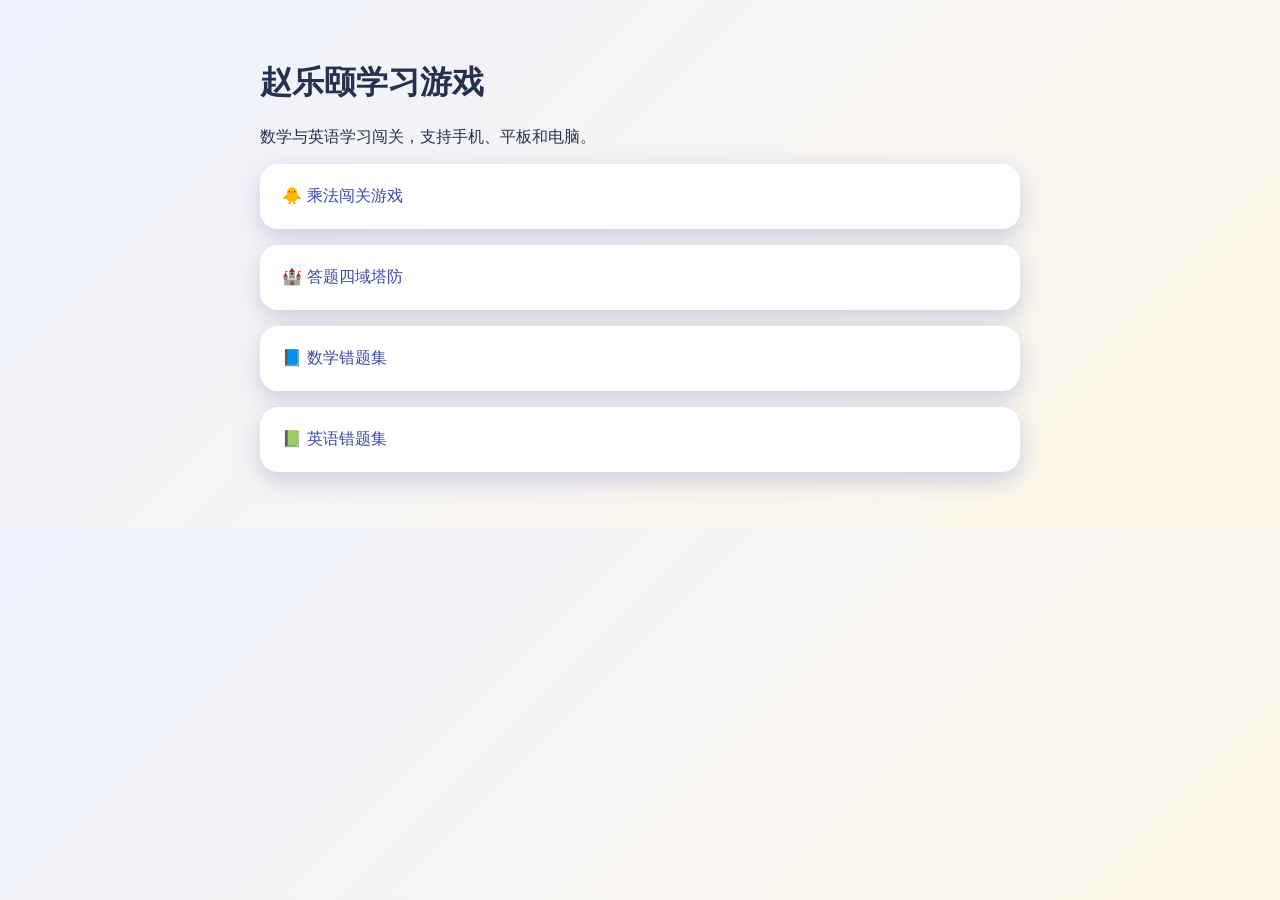
<file: index.html>
<!doctype html><meta charset="utf-8"><meta name="viewport" content="width=device-width,initial-scale=1"><title>赵乐颐学习游戏</title><style>body{font-family:system-ui;background:linear-gradient(135deg,#eef2ff,#fff7e6);margin:0;padding:40px;color:#26314f}main{max-width:760px;margin:auto}a{display:block;padding:22px;margin:16px 0;background:white;border-radius:18px;text-decoration:none;color:#3949ab;box-shadow:0 8px 24px #ccd}</style><main><h1>赵乐颐学习游戏</h1><p>数学与英语学习闯关，支持手机、平板和电脑。</p><a href="multiplication-adventure/">🐥 乘法闯关游戏</a><a href="towerdefense/">🏰 答题四域塔防</a><a href="mistake-sets/math/错题集.md">📘 数学错题集</a><a href="mistake-sets/english/错题集.md">📗 英语错题集</a></main>
</file>
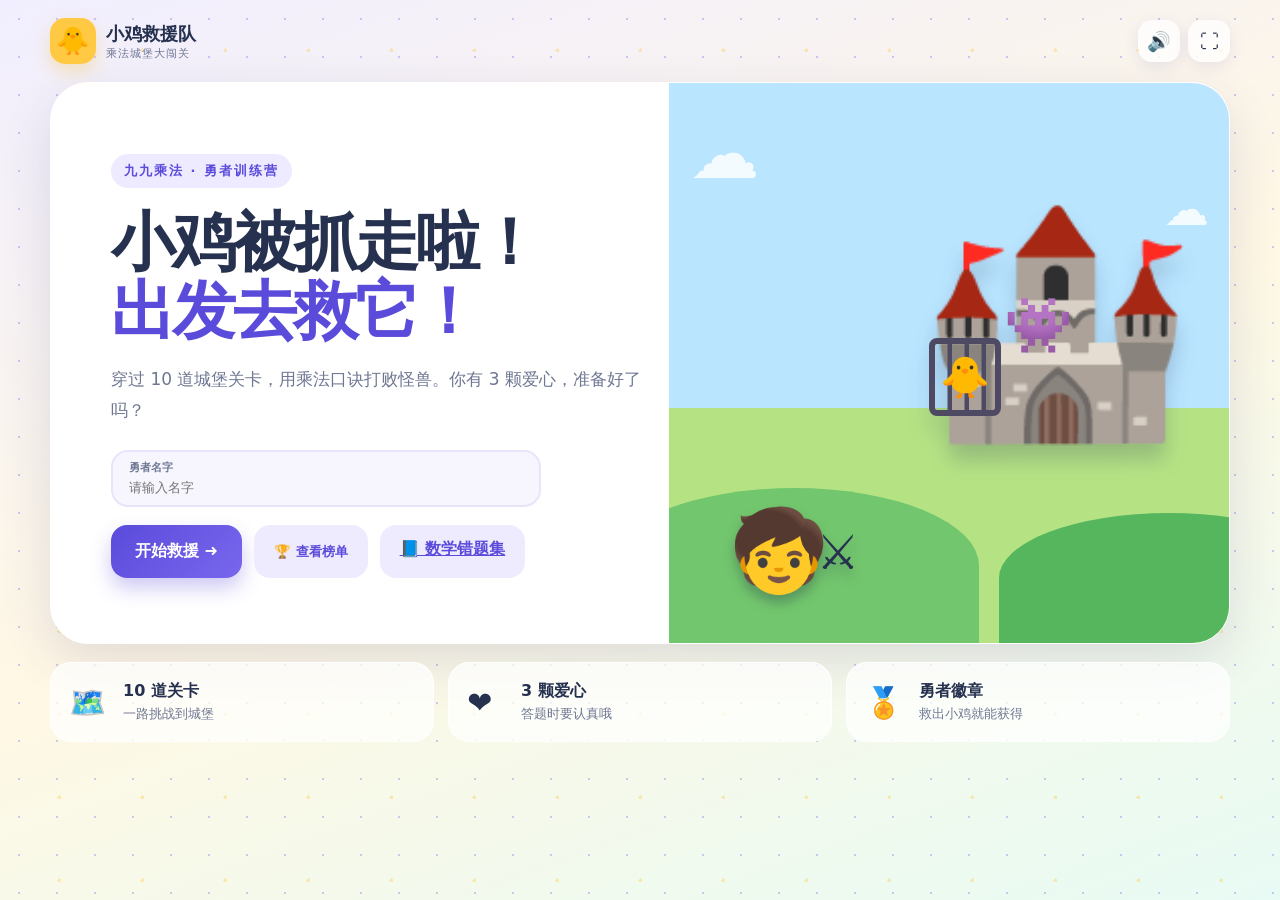
<file: multiplication-adventure/index.html>
<!doctype html>
<html lang="zh-CN">
<head>
  <meta charset="UTF-8">
  <meta name="viewport" content="width=device-width, initial-scale=1.0">
  <meta name="theme-color" content="#5d4bd8">
  <meta name="description" content="面向低年级学生的九九乘法口诀闯关游戏">
  <meta name="mobile-web-app-capable" content="yes">
  <meta name="apple-mobile-web-app-capable" content="yes">
  <meta name="apple-mobile-web-app-status-bar-style" content="black-translucent">
  <meta name="apple-mobile-web-app-title" content="乘法闯关">
  <title>小鸡救援队｜乘法城堡大闯关</title>
  <link rel="manifest" href="manifest.webmanifest">
  <link rel="icon" href="icons/icon.svg" type="image/svg+xml">
  <link rel="apple-touch-icon" href="icons/icon-192.png">
  <link rel="stylesheet" href="style.css">
  <link rel="stylesheet" href="leaderboard.css">
  <link rel="stylesheet" href="pwa.css">
  <link rel="stylesheet" href="cloud.css">
</head>
<body>
  <div class="sky-dots" aria-hidden="true"></div>
  <main class="app" id="app">
    <header class="topbar">
      <div class="brand"><span class="brand-icon">🐥</span><div><b>小鸡救援队</b><small>乘法城堡大闯关</small></div></div>
      <div class="top-actions">
        <button class="icon-btn" id="soundBtn" aria-label="关闭音效" title="音效">🔊</button>
        <button class="icon-btn" id="fullscreenBtn" aria-label="全屏" title="全屏">⛶</button>
      </div>
    </header>

    <section class="screen active" id="homeScreen">
      <div class="hero-card">
        <div class="hero-copy">
          <span class="eyebrow">九九乘法 · 勇者训练营</span>
          <h1>小鸡被抓走啦！<br><em>出发去救它！</em></h1>
          <p>穿过 10 道城堡关卡，用乘法口诀打败怪兽。你有 3 颗爱心，准备好了吗？</p>
          <label class="name-field"><span>勇者名字</span><input id="playerName" maxlength="10" placeholder="请输入名字" autocomplete="off"></label>
          <div class="home-buttons">
            <button class="primary big" id="startBtn">开始救援 <span>➜</span></button>
            <button class="secondary" id="continueBtn" hidden>继续上次挑战</button>
            <button class="secondary" id="leaderboardBtn">🏆 查看榜单</button><a class="secondary" href="../mistake-sets/math/错题集.md" target="_blank">📘 数学错题集</a>
            <button class="install-btn" id="installBtn" hidden>📲 安装到桌面</button>
          </div>
          <div class="install-tip" id="installTip" hidden></div>
        </div>
        <div class="hero-scene" aria-label="小鸡被怪兽抓走的场景">
          <div class="cloud c1">☁</div><div class="cloud c2">☁</div>
          <div class="castle"><span>🏰</span><div class="boss-peek">👾</div><div class="cage"><span>🐥</span></div></div>
          <div class="hill h1"></div><div class="hill h2"></div>
          <div class="hero-knight">🧒<i>⚔️</i></div>
        </div>
      </div>
      <div class="feature-row">
        <div><span>🗺️</span><b>10 道关卡</b><small>一路挑战到城堡</small></div>
        <div><span>❤️</span><b>3 颗爱心</b><small>答题时要认真哦</small></div>
        <div><span>🏅</span><b>勇者徽章</b><small>救出小鸡就能获得</small></div>
      </div>
    </section>

    <section class="screen" id="leaderboardScreen">
      <div class="section-head"><div><span class="eyebrow">乘法极速榜</span><h2>历史最快勇者</h2></div><button class="secondary" id="leaderboardBackBtn">返回首页</button></div>
      <div class="leaderboard-card">
        <div class="leaderboard-rule">🌐 全平台云端榜单 · 仅统计成功通关且正确率达到 <b>90%</b> 的成绩，按用时保留最快 20 名。<span id="leaderboardSource"></span></div>
        <div class="podium" id="podium"></div>
        <div class="rank-table-wrap"><table class="rank-table"><thead><tr><th>名次</th><th>勇者</th><th>通关用时</th><th>正确率</th><th>完成日期</th></tr></thead><tbody id="leaderboardBody"></tbody></table></div>
        <div class="empty-board" id="emptyBoard" hidden><span>🏁</span><b>榜单还没有成绩</b><small>成为第一位通关的乘法勇者吧！</small></div>
      </div>
    </section>

    <section class="screen" id="mapScreen">
      <div class="section-head"><div><span class="eyebrow">救援路线</span><h2>乘法城堡地图</h2></div><div class="map-stats"><span id="mapPlayer">勇者</span><span id="mapLives">❤️❤️❤️</span><span>⭐ <b id="mapScore">0</b></span></div></div>
      <div class="map-card"><div class="path-line"></div><div class="level-grid" id="levelGrid"></div></div>
      <div class="map-tip" id="mapTip">选择发光的关卡，继续救援！</div>
    </section>

    <section class="screen" id="quizScreen">
      <div class="quiz-head">
        <button class="back-btn" id="backMapBtn">‹ 地图</button>
        <div class="level-label"><small id="levelNumber">第 1 关</small><b id="levelName">草地哨兵</b></div>
        <div class="quiz-stats"><span id="quizLives">❤️❤️❤️</span><span>⭐ <b id="quizScore">0</b></span></div>
      </div>
      <div class="battle-card">
        <div class="battlefield">
          <div class="fighter"><span class="character">🧒</span><div class="hp"><i id="heroHp"></i></div><small>乘法勇者</small></div>
          <div class="versus">VS</div>
          <div class="fighter enemy"><span class="character" id="enemyEmoji">👹</span><div class="hp"><i id="enemyHp"></i></div><small id="enemyName">草地哨兵</small></div>
          <div class="hit-effect" id="hitEffect"></div>
        </div>
        <div class="progress-wrap"><div class="progress-meta"><span id="questionProgress">第 1 / 3 题</span><span id="streakText">连续答对 0</span></div><div class="progress"><i id="progressBar"></i></div></div>
        <div class="question-box">
          <div class="question-tag" id="questionTag">口诀热身</div>
          <h2 id="questionText">2 × 3 = ?</h2>
          <div class="visual-help" id="visualHelp" hidden></div>
          <div class="answers" id="answers"></div>
          <div class="feedback" id="feedback" aria-live="polite"></div>
        </div>
      </div>
    </section>

    <section class="screen modal-screen" id="levelResultScreen">
      <div class="result-card"><div class="result-burst">✨</div><div class="result-icon" id="resultIcon">🏆</div><span class="eyebrow">关卡完成</span><h2 id="resultTitle">击败草地哨兵！</h2><p id="resultMessage">离小鸡又近了一步！</p><div class="mini-stats"><div><b id="levelCorrect">3</b><small>答对</small></div><div><b id="levelTime">12秒</b><small>用时</small></div><div><b id="levelStars">★★★</b><small>评价</small></div></div><button class="primary big" id="nextBtn">返回地图 ➜</button></div>
    </section>

    <section class="screen modal-screen" id="failScreen">
      <div class="result-card fail"><div class="result-icon">💔</div><span class="eyebrow">爱心用完了</span><h2>别灰心，再试一次！</h2><p>怪兽还在守着城堡。复习一下刚才的口诀，你一定能打败它。</p><div class="fail-actions"><button class="primary big" id="retryBtn">重试本关</button><button class="secondary" id="failMapBtn">回到地图</button></div></div>
    </section>

    <section class="screen" id="victoryScreen">
      <div class="victory-wrap">
        <div class="confetti" aria-hidden="true">🎉 ✨ 🎊 ⭐ ✨ 🎉</div>
        <div class="victory-scene"><span class="winner">🧒</span><span class="rescued">🐥</span><span class="defeated">👾</span></div>
        <span class="eyebrow">救援成功</span><h1>小鸡得救啦！</h1><p id="victoryText">你用乘法智慧打败了大怪兽！</p>
        <div class="record-notice" id="recordNotice" hidden></div>
        <div class="final-stats"><div><span>✅</span><b id="finalCorrect">0</b><small>答对题数</small></div><div><span>🎯</span><b id="finalAccuracy">0%</b><small>正确率</small></div><div><span>🔥</span><b id="finalStreak">0</b><small>最高连击</small></div><div><span>⏱️</span><b id="finalTime">0:00</b><small>总用时</small></div></div>
        <div class="certificate-preview"><div class="medal">🏅</div><div><small>荣获称号</small><h3>乘法小勇士</h3><p id="certificateRank"></p><p id="certificateNo">证书编号：MUL-00000000-XXXXXX</p></div></div>
        <div class="victory-actions"><button class="primary big" id="badgeBtn">下载勇者徽章</button><button class="secondary" id="victoryBoardBtn">查看榜单</button><button class="secondary" id="printBtn">打印证书</button><button class="text-btn" id="restartBtn">再玩一次</button></div>
      </div>
      <canvas id="badgeCanvas" width="1400" height="1000" hidden></canvas>
    </section>
  </main>
  <script src="../shared/question-bank-loader.js"></script><script src="../shared/learning-reports.js"></script><script src="game.js"></script>
  <script src="pwa.js"></script>
</body>
</html>
</file>
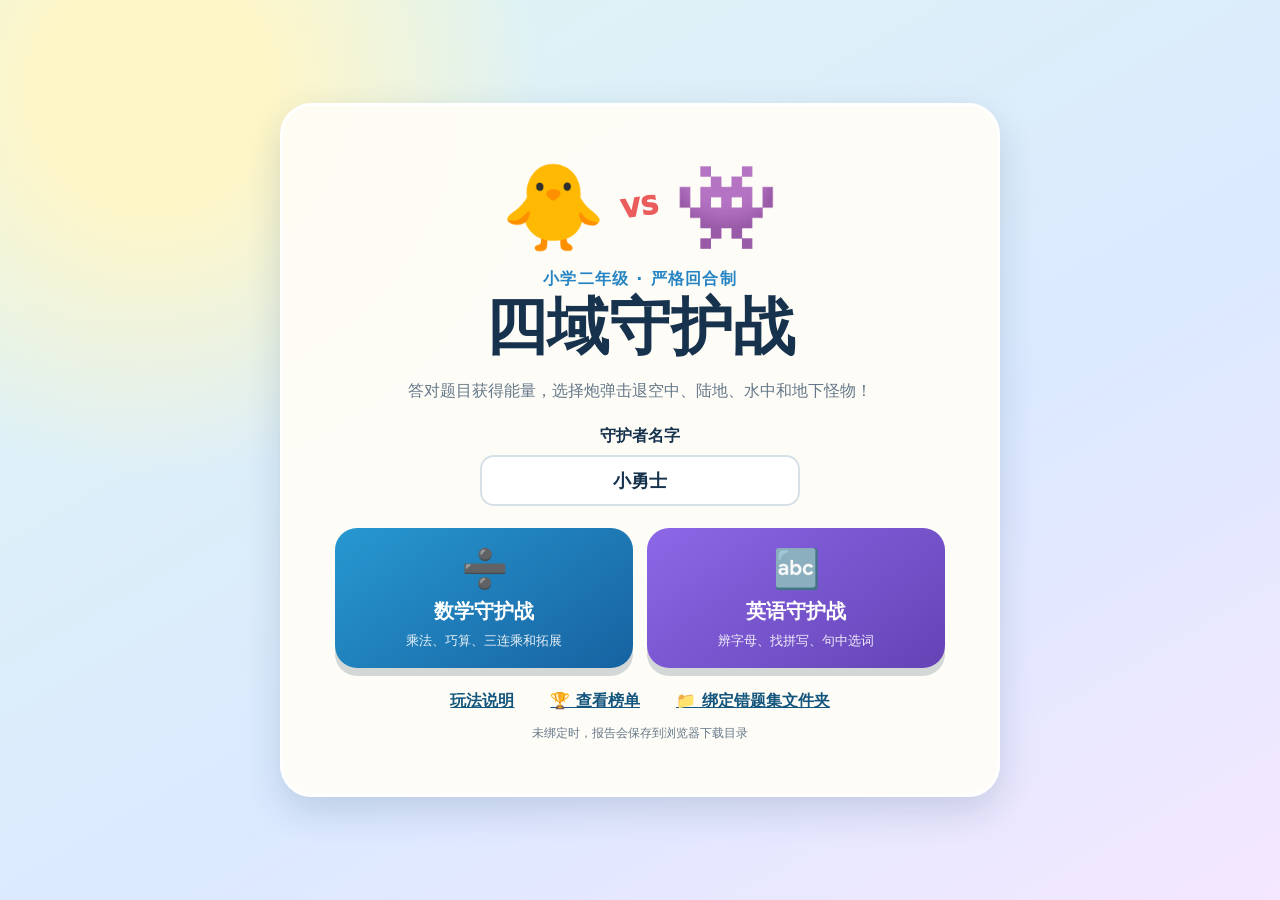
<file: towerdefense/index.html>
<!doctype html>
<html lang="zh-CN">
<head>
  <meta charset="utf-8">
  <meta name="viewport" content="width=device-width,initial-scale=1,viewport-fit=cover,user-scalable=no">
  <meta name="theme-color" content="#173b57">
  <meta name="description" content="面向小学二年级的数学与英语四域回合制答题塔防游戏">
  <title>四域守护战 · 答题塔防</title>
  <link rel="manifest" href="manifest.webmanifest">
  <link rel="stylesheet" href="styles.css?v=8">
</head>
<body>
  <main class="app-shell">
    <section id="start-screen" class="screen start-screen active">
      <div class="hero-card">
        <div class="hero-art" aria-hidden="true">
          <span class="hero-chick">🐥</span><span class="hero-vs">VS</span><span class="hero-monster">👾</span>
        </div>
        <p class="eyebrow">小学二年级 · 严格回合制</p>
        <h1>四域守护战</h1>
        <p class="subtitle">答对题目获得能量，选择炮弹击退空中、陆地、水中和地下怪物！</p>
        <label class="field-label" for="player-name">守护者名字</label>
        <input id="player-name" class="name-input" maxlength="10" value="小勇士" autocomplete="nickname">
        <div class="mode-grid">
          <button class="mode-card math" data-mode="math">
            <span class="mode-icon">➗</span><strong>数学守护战</strong><small>乘法、巧算、三连乘和拓展</small>
          </button>
          <button class="mode-card english" data-mode="english">
            <span class="mode-icon">🔤</span><strong>英语守护战</strong><small>辨字母、找拼写、句中选词</small>
          </button>
        </div>
        <div class="start-actions">
          <button id="show-rules" class="text-button">玩法说明</button>
          <button id="show-leaderboard" class="text-button">🏆 查看榜单</button>
          <button id="bind-report-folder" class="text-button">📁 绑定错题集文件夹</button>
        </div>
        <p id="folder-bind-status" class="folder-bind-status">未绑定时，报告会保存到浏览器下载目录</p>
      </div>
    </section>

    <section id="game-screen" class="screen game-screen">
      <header class="topbar">
        <button id="quit-game" class="surrender-button" aria-label="投降并生成错题报告" title="投降并生成错题报告">🏳️ 投降</button>
        <div class="level-block"><small>关卡</small><strong id="level-label">1 / 10</strong></div>
        <div class="progress-wrap"><div id="level-progress" class="progress-fill"></div></div>
        <div class="stat hp"><span>❤️</span><strong id="hp-value">5</strong></div>
        <div class="stat energy"><span>⚡</span><strong id="energy-value">20</strong></div>
        <div class="stat diamond"><span>💎</span><strong id="diamond-value">0</strong></div>
      </header>

      <section class="battle-card">
        <div class="battle-head">
          <div><strong id="level-title">陆地侦察队</strong><small id="turn-label">第 1 回合</small></div>
          <div class="battle-counters"><div class="wave-counter" id="wave-label">待出场 3 波</div><div class="combo" id="combo-label">连击 0</div></div>
        </div>
        <div class="battle-zone">
          <div id="battlefield" class="battlefield" aria-label="四域战场"></div>
          <aside class="monster-pool" aria-label="即将出场的怪物">
            <div class="pool-head"><span>🚪 怪物池</span><strong id="pool-count">0</strong></div>
            <small>按顺序即将出场</small>
            <div id="monster-pool-list" class="monster-pool-list"></div>
          </aside>
        </div>
        <div id="battle-message" class="battle-message">准备迎战！</div>
      </section>

      <section id="question-panel" class="question-card">
        <div class="question-meta"><span id="difficulty-badge" class="difficulty basic">基础</span><span id="question-topic"></span></div>
        <h2 id="question-text">题目加载中……</h2>
        <div id="answer-grid" class="answer-grid"></div>
        <div class="question-foot">
          <button id="hint-button" class="hint-button">💡 使用提示</button>
          <span id="question-reward">答对 +12 ⚡</span>
        </div>
        <div id="hint-box" class="hint-box" hidden></div>
      </section>

      <section id="action-panel" class="action-card" hidden>
        <div class="action-title"><strong>选择本回合行动</strong><span>只能行动一次</span></div>
        <div class="ammo-grid">
          <button class="ammo-button" data-weapon="normal"><span>💥</span><strong>普通弹</strong><small>10⚡ · 伤害2</small></button>
          <button class="ammo-button" data-weapon="scatter"><span>🎇</span><strong>空中散射</strong><small>2💎 · 最多3只</small></button>
          <button class="ammo-button" data-weapon="water"><span>⚓</span><strong>深水弹</strong><small>4💎 · 水怪必杀</small></button>
          <button class="ammo-button" data-weapon="burrow"><span>🧨</span><strong>钻地弹</strong><small>3💎 · 地下必杀</small></button>
          <button class="ammo-button" data-weapon="tracker"><span>🎯</span><strong>追踪弹</strong><small>4💎 · 跨域伤害4</small></button>
          <button id="end-turn" class="ammo-button pass"><span>⏭️</span><strong>结束回合</strong><small>保存资源</small></button>
        </div>
        <p id="target-tip" class="target-tip">先选择炮弹，再点击战场中的目标。</p>
      </section>
    </section>

    <section id="result-screen" class="screen result-screen">
      <div class="result-card">
        <div id="result-icon" class="result-icon">🏆</div>
        <p class="eyebrow" id="result-kicker">守护成功</p>
        <h1 id="result-title">四域恢复和平！</h1>
        <p id="result-copy" class="subtitle"></p>
        <div id="record-banner" class="record-banner" hidden>✨ 新纪录！你刷新了最快回合数！</div>
        <div class="result-stats">
          <div><small>总回合</small><strong id="result-turns">0</strong></div>
          <div><small>正确率</small><strong id="result-accuracy">0%</strong></div>
          <div><small>剩余生命</small><strong id="result-hp">0</strong></div>
          <div><small>最高连击</small><strong id="result-combo">0</strong></div>
        </div>
        <p id="rank-note" class="rank-note"></p>
        <div class="report-panel">
          <strong>📚 错题报告</strong>
          <p id="report-status">正在整理本次错题……</p>
        </div>
        <div class="result-actions">
          <button id="play-again" class="primary-button">再挑战一次</button>
          <button id="result-leaderboard" class="secondary-button">查看榜单</button>
          <button id="download-reports" class="secondary-button">重新生成错题文件</button>
        </div>
      </div>
    </section>
  </main>

  <div id="fx-layer" class="fx-layer" aria-hidden="true"></div>

  <dialog id="modal" class="modal">
    <div class="modal-head"><h2 id="modal-title">玩法说明</h2><button id="close-modal" class="icon-button">✕</button></div>
    <div id="modal-body" class="modal-body"></div>
  </dialog>

  <template id="lane-template">
    <div class="lane">
      <div class="lane-label"><span class="lane-icon"></span><strong class="lane-name"></strong></div>
      <div class="lane-track"><div class="grid-lines"></div><div class="castle"></div></div>
    </div>
  </template>

  <script src="../shared/question-bank-loader.js"></script><script src="game.js?v=9"></script>
</body>
</html>
</file>
<file: multiplication-adventure/style.css>
:root{--purple:#5b4bdb;--purple2:#7867ed;--yellow:#ffc943;--ink:#26314f;--muted:#6f7893;--cream:#fffaf0;--green:#52c98b;--red:#f15f73;--card:#fff;--shadow:0 18px 50px rgba(54,48,123,.14)}*{box-sizing:border-box}body{margin:0;min-height:100vh;font-family:"Microsoft YaHei","PingFang SC",system-ui,sans-serif;color:var(--ink);background:linear-gradient(160deg,#f1eeff 0%,#fff8e4 52%,#e8fbf4 100%);overflow-x:hidden}.sky-dots{position:fixed;inset:0;pointer-events:none;opacity:.35;background-image:radial-gradient(#7d6eeb 1px,transparent 1px),radial-gradient(#ffc943 2px,transparent 2px);background-size:38px 38px,83px 83px;background-position:0 0,18px 9px}.app{width:min(1180px,94vw);margin:auto;position:relative;z-index:1;padding-bottom:40px}.topbar{height:82px;display:flex;align-items:center;justify-content:space-between}.brand{display:flex;align-items:center;gap:10px}.brand-icon{width:46px;height:46px;background:var(--yellow);border-radius:15px;display:grid;place-items:center;font-size:27px;box-shadow:0 8px 18px #f5c95d66}.brand b,.brand small{display:block}.brand b{font-size:18px}.brand small{font-size:11px;color:var(--muted);letter-spacing:1px}.top-actions{display:flex;gap:8px}.icon-btn,.back-btn{border:0;background:#ffffffbd;color:var(--ink);cursor:pointer;box-shadow:0 5px 16px #554aa21c}.icon-btn{width:42px;height:42px;border-radius:14px;font-size:19px}.screen{display:none;animation:fade .35s ease}.screen.active{display:block}@keyframes fade{from{opacity:0;transform:translateY(8px)}to{opacity:1;transform:none}}.hero-card{min-height:560px;background:white;border-radius:38px;display:grid;grid-template-columns:1.05fr .95fr;overflow:hidden;box-shadow:var(--shadow);border:1px solid #ffffff}.hero-copy{padding:58px 24px 52px 60px;align-self:center}.eyebrow{display:inline-block;font-size:13px;font-weight:800;letter-spacing:2px;text-transform:uppercase;color:var(--purple);background:#eeeaff;border-radius:99px;padding:8px 13px}.hero-copy h1,.victory-wrap h1{font-size:clamp(40px,5vw,68px);line-height:1.08;margin:20px 0 18px;letter-spacing:-3px}.hero-copy h1 em{color:var(--purple);font-style:normal}.hero-copy>p{font-size:17px;line-height:1.8;color:var(--muted);max-width:550px}.name-field{display:block;background:#f7f6ff;border:2px solid #e8e5fb;border-radius:17px;padding:8px 16px;margin-top:25px;max-width:430px}.name-field span{display:block;font-size:11px;color:var(--muted);font-weight:bold}.name-field input{width:100%;border:0;outline:0;background:transparent;padding:5px 0 2px;font:700 17px inherit;color:var(--ink)}.home-buttons{display:flex;gap:12px;margin-top:18px;flex-wrap:wrap}button{font-family:inherit}.primary,.secondary{border:0;border-radius:16px;font-weight:800;cursor:pointer;transition:.18s transform,.18s box-shadow}.primary{color:white;background:linear-gradient(135deg,var(--purple),var(--purple2));box-shadow:0 10px 20px #5b4bdb4c}.primary:hover,.secondary:hover{transform:translateY(-2px)}.primary:active,.secondary:active{transform:translateY(1px)}.big{padding:16px 24px;font-size:16px}.secondary{padding:14px 20px;color:var(--purple);background:#eeebff}.hero-scene{position:relative;min-height:560px;background:linear-gradient(#b9e5ff 0 58%,#b5e384 58%);overflow:hidden}.cloud{position:absolute;color:white;font-size:70px;opacity:.85}.c1{top:30px;left:20px}.c2{top:100px;right:20px;font-size:45px}.hill{position:absolute;border-radius:50% 50% 0 0;background:#72c66d;bottom:0}.h1{height:155px;width:370px;left:-60px}.h2{height:130px;width:340px;right:-110px;background:#56b65d}.castle{font-size:220px;position:absolute;right:35px;top:110px;filter:drop-shadow(0 16px 10px #2d385b3a)}.boss-peek{position:absolute;font-size:55px;top:100px;left:85px}.cage{position:absolute;display:grid;place-items:center;font-size:40px;left:10px;top:145px;width:72px;height:78px;border:6px solid #4f4a64;border-radius:8px;background:repeating-linear-gradient(90deg,transparent 0 12px,#4f4a64 13px 17px)}.hero-knight{position:absolute;bottom:45px;left:60px;font-size:80px;filter:drop-shadow(0 8px 6px #23354455);animation:bob 1.8s infinite ease-in-out}.hero-knight i{font-style:normal;font-size:48px;position:absolute;right:-30px;top:20px}@keyframes bob{50%{transform:translateY(-7px)}}.feature-row{display:grid;grid-template-columns:repeat(3,1fr);gap:14px;margin-top:18px}.feature-row>div{background:#ffffffb8;border:1px solid white;border-radius:21px;padding:18px;display:grid;grid-template-columns:44px 1fr;column-gap:10px;align-items:center}.feature-row span{grid-row:1/3;font-size:30px}.feature-row b,.feature-row small{display:block}.feature-row small{color:var(--muted);margin-top:3px}.section-head{display:flex;align-items:end;justify-content:space-between;margin:15px 6px 20px}.section-head h2{font-size:38px;margin:8px 0 0}.map-stats{display:flex;gap:10px;flex-wrap:wrap}.map-stats>span,.quiz-stats>span{background:white;border-radius:12px;padding:9px 13px;font-size:14px;box-shadow:0 4px 12px #4c428b13}.map-card{position:relative;background:#fff;border-radius:34px;box-shadow:var(--shadow);padding:32px;overflow:hidden}.level-grid{display:grid;grid-template-columns:repeat(5,1fr);gap:28px 22px;position:relative;z-index:2}.level-node{border:0;background:#f2f0f8;border-radius:25px;min-height:148px;padding:14px 9px;display:flex;flex-direction:column;justify-content:center;align-items:center;color:#8c91a4;position:relative;transition:.2s;cursor:not-allowed}.level-node.unlocked{background:#fff9e5;color:var(--ink);cursor:pointer;box-shadow:0 7px 18px #6a589124;border:2px solid #ffe18c}.level-node.current{background:linear-gradient(145deg,#6e5ce9,#5142cc);color:#fff;transform:translateY(-5px);box-shadow:0 15px 28px #5142cc55}.level-node.completed{background:#e7faef;color:var(--ink);cursor:pointer;border:2px solid #9be1b9}.level-node .monster{font-size:42px;filter:grayscale(1);opacity:.55}.level-node.unlocked .monster,.level-node.completed .monster{filter:none;opacity:1}.level-node b{font-size:14px;margin-top:6px}.level-node small{font-size:11px;margin-top:3px;opacity:.75}.level-node .node-number{position:absolute;top:8px;left:10px;width:23px;height:23px;border-radius:50%;display:grid;place-items:center;background:#ffffffc7;font-size:11px;color:#5b4bdb;font-weight:900}.level-node .check{position:absolute;right:9px;top:8px}.map-tip{text-align:center;color:var(--muted);padding:15px}.quiz-head{display:flex;justify-content:space-between;align-items:center;margin:5px 0 16px}.back-btn{border-radius:13px;padding:11px 15px;font-weight:700}.level-label{text-align:center}.level-label small,.level-label b{display:block}.level-label small{color:var(--purple);font-weight:900}.quiz-stats{display:flex;gap:8px}.battle-card{background:white;border-radius:33px;box-shadow:var(--shadow);overflow:hidden}.battlefield{height:210px;background:linear-gradient(#d6efff 0 62%,#bce28d 62%);display:flex;justify-content:center;align-items:flex-end;gap:80px;position:relative;padding-bottom:20px}.fighter{text-align:center;position:relative}.fighter .character{font-size:76px;display:block;filter:drop-shadow(0 7px 4px #3a3a6040)}.fighter small{font-weight:800;background:#ffffffd9;padding:3px 9px;border-radius:10px}.hp{width:105px;height:9px;background:#e9e6ec;border:2px solid white;border-radius:20px;margin:0 auto 8px;overflow:hidden}.hp i{display:block;height:100%;width:100%;background:var(--green);transition:width .35s}.enemy .hp i{background:var(--red)}.versus{align-self:center;color:white;font-size:19px;font-weight:900;background:#fc765e;padding:8px;border-radius:50%;box-shadow:0 5px 12px #f15f7355}.hit-effect{position:absolute;font-size:70px;opacity:0;pointer-events:none}.hit-effect.show{animation:hit .6s ease}@keyframes hit{0%{opacity:0;transform:scale(.2)}40%{opacity:1;transform:scale(1.2)}100%{opacity:0;transform:scale(1.8)}}.progress-wrap{padding:17px 34px 0}.progress-meta{display:flex;justify-content:space-between;font-size:12px;color:var(--muted);font-weight:700}.progress{height:8px;background:#eeeef4;border-radius:20px;margin-top:8px;overflow:hidden}.progress i{display:block;width:0;height:100%;background:linear-gradient(90deg,var(--yellow),#ff8e53);transition:width .35s}.question-box{max-width:800px;margin:auto;padding:25px 30px 35px;text-align:center}.question-tag{display:inline-block;padding:5px 11px;border-radius:9px;color:var(--purple);background:#eeebff;font-size:12px;font-weight:800}.question-box h2{font-size:clamp(27px,4vw,43px);margin:14px 0 20px}.answers{display:grid;grid-template-columns:1fr 1fr;gap:13px}.answer{border:2px solid #e7e5f0;background:#fafaff;border-radius:17px;padding:15px;font-size:20px;font-weight:900;color:var(--ink);cursor:pointer;transition:.15s}.answer:hover:not(:disabled){border-color:#8b7dec;background:#f1efff;transform:translateY(-2px)}.answer.correct{background:#e5faed;border-color:#4bc686;color:#17864d}.answer.wrong{background:#ffebed;border-color:#ef6a79;color:#bd3145}.answer:disabled{cursor:default}.visual-help{margin:-7px auto 15px;padding:10px;border-radius:14px;background:#fff8d7;font-size:22px;line-height:1.7;max-width:560px}.feedback{height:28px;margin-top:12px;font-weight:800;color:var(--muted)}.modal-screen{min-height:calc(100vh - 120px);place-items:center}.modal-screen.active{display:grid}.result-card{width:min(550px,92vw);text-align:center;background:#fff;border-radius:35px;padding:42px;box-shadow:var(--shadow);position:relative;overflow:hidden}.result-icon{font-size:75px;margin-bottom:10px}.result-card h2{font-size:32px;margin:14px 0 8px}.result-card p{color:var(--muted);line-height:1.6}.mini-stats{display:grid;grid-template-columns:repeat(3,1fr);gap:10px;margin:25px 0}.mini-stats>div{background:#f7f5ff;border-radius:17px;padding:14px 7px}.mini-stats b,.mini-stats small{display:block}.mini-stats b{font-size:20px;color:var(--purple)}.mini-stats small{color:var(--muted);font-size:11px;margin-top:5px}.result-burst{position:absolute;font-size:80px;opacity:.16;right:-10px;top:10px}.fail-actions{display:flex;gap:10px;justify-content:center;flex-wrap:wrap;margin-top:20px}.victory-wrap{text-align:center;background:#ffffffdf;border:1px solid white;border-radius:40px;box-shadow:var(--shadow);padding:28px 45px 38px;position:relative;overflow:hidden}.victory-wrap h1{margin:8px 0;color:var(--purple)}.victory-wrap>p{color:var(--muted)}.confetti{font-size:25px;letter-spacing:15px}.victory-scene{font-size:70px;height:90px}.victory-scene span{display:inline-block}.winner,.rescued{animation:bob 1.4s infinite}.defeated{filter:grayscale(1);transform:rotate(85deg);opacity:.5;margin-left:25px}.final-stats{display:grid;grid-template-columns:repeat(4,1fr);gap:10px;margin:22px auto;max-width:720px}.final-stats>div{background:#f7f5ff;border-radius:18px;padding:12px}.final-stats span,.final-stats b,.final-stats small{display:block}.final-stats b{font-size:23px;color:var(--purple);margin:3px}.final-stats small{font-size:11px;color:var(--muted)}.certificate-preview{display:flex;text-align:left;align-items:center;justify-content:center;gap:15px;background:linear-gradient(135deg,#fff7d4,#fffdf5);border:2px solid #f2d575;border-radius:20px;padding:13px 25px;max-width:500px;margin:20px auto}.certificate-preview .medal{font-size:48px}.certificate-preview h3{margin:2px 0;color:#b27609}.certificate-preview p,.certificate-preview small{margin:0;font-size:11px;color:#8b744b}.victory-actions{display:flex;justify-content:center;gap:10px;flex-wrap:wrap}.text-btn{border:0;background:transparent;color:var(--muted);font-weight:800;cursor:pointer;padding:12px}.shake{animation:shake .35s}@keyframes shake{25%{transform:translateX(-8px)}50%{transform:translateX(8px)}75%{transform:translateX(-4px)}}@media(max-width:760px){.app{width:94vw}.topbar{height:68px}.hero-card{grid-template-columns:1fr}.hero-copy{padding:32px 25px}.hero-scene{min-height:285px}.castle{font-size:145px;top:30px}.boss-peek{font-size:37px;top:66px;left:56px}.cage{transform:scale(.7);left:-4px;top:90px}.hero-knight{font-size:58px;bottom:25px}.feature-row{grid-template-columns:1fr}.level-grid{grid-template-columns:repeat(2,1fr);gap:14px}.level-node{min-height:120px}.section-head{align-items:flex-start;gap:10px}.section-head h2{font-size:27px}.map-stats{justify-content:flex-end}.battlefield{gap:32px;height:180px}.fighter .character{font-size:58px}.question-box{padding:20px 18px}.answers{gap:9px}.answer{padding:14px 6px}.final-stats{grid-template-columns:1fr 1fr}.victory-wrap{padding:25px 16px}.quiz-stats>span:first-child{display:none}}@media print{body{background:white}.topbar,.victory-actions,.sky-dots{display:none!important}.screen{display:none!important}#victoryScreen{display:block!important}.victory-wrap{box-shadow:none;border:5px double #d2ab37;margin-top:40px}.confetti{display:none}}
</file>
<file: multiplication-adventure/leaderboard.css>
.leaderboard-card{background:#fff;border-radius:34px;box-shadow:var(--shadow);padding:28px}.leaderboard-rule{text-align:center;background:#fff7d9;border:1px solid #f3dd8c;color:#6f5a1c;border-radius:15px;padding:13px;margin-bottom:23px}.podium{display:flex;align-items:flex-end;justify-content:center;gap:12px;min-height:170px;margin:10px auto 28px}.podium-place{width:150px;text-align:center;background:#f4f1ff;border-radius:20px 20px 8px 8px;padding:15px 8px;box-shadow:0 8px 20px #5749aa1c}.podium-place.first{order:2;min-height:165px;background:linear-gradient(#fff5bf,#ffe17a)}.podium-place.second{order:1;min-height:135px;background:linear-gradient(#f5f7fb,#dfe5ee)}.podium-place.third{order:3;min-height:115px;background:linear-gradient(#fff0e4,#eeb98f)}.podium-place span,.podium-place b,.podium-place small{display:block}.podium-place span{font-size:34px}.podium-place b{margin:5px 0}.podium-place small{color:var(--muted)}.rank-table-wrap{overflow-x:auto}.rank-table{width:100%;border-collapse:collapse;min-width:580px}.rank-table th{font-size:12px;color:var(--muted);background:#f7f5ff;padding:12px}.rank-table td{text-align:center;padding:13px 10px;border-bottom:1px solid #efedf5}.rank-table tr.highlight{background:#fff8d8;font-weight:800}.rank-medal{font-size:20px}.empty-board{text-align:center;padding:55px;color:var(--muted)}.empty-board span,.empty-board b,.empty-board small{display:block}.empty-board span{font-size:55px}.empty-board b{font-size:21px;color:var(--ink);margin:10px}.record-notice{max-width:650px;margin:15px auto 0;border-radius:18px;padding:13px 18px;font-weight:900;background:linear-gradient(135deg,#fff1a8,#ffd667);color:#7b4d00;box-shadow:0 8px 20px #e3b42c3d;animation:recordPop .6s cubic-bezier(.2,.9,.25,1.3)}.record-notice.qualified{background:#e3faed;color:#167446;box-shadow:none}.record-notice.unqualified{background:#f2f0f6;color:#6f7893;box-shadow:none}@keyframes recordPop{from{transform:scale(.6) rotate(-2deg);opacity:0}to{transform:none;opacity:1}}@media(max-width:600px){.leaderboard-card{padding:15px}.podium{gap:5px}.podium-place{width:31%;padding:10px 3px}.podium-place b{font-size:13px}.podium-place small{font-size:10px}}
</file>
<file: multiplication-adventure/pwa.css>
.install-btn{border:0;border-radius:16px;padding:14px 20px;background:linear-gradient(135deg,#18a66a,#42c88c);color:#fff;font-weight:800;cursor:pointer;box-shadow:0 8px 18px #15945c35}.install-btn:hover{transform:translateY(-2px)}.install-tip{max-width:430px;margin-top:12px;padding:10px 13px;border-radius:12px;background:#e8f8ef;color:#277451;font-size:12px;line-height:1.5}
</file>
<file: multiplication-adventure/cloud.css>
#leaderboardSource{display:block;margin-top:5px;font-size:11px;font-weight:700;opacity:.75}.primary:disabled{opacity:.55;cursor:wait;transform:none}
</file>
<file: towerdefense/styles.css>
:root {
  --ink:#17324d; --muted:#66788a; --paper:#fffdf6; --line:#d7e2e8;
  --blue:#2584c4; --blue-dark:#14567d; --orange:#ff9e3d; --red:#eb5c5c;
  --green:#35a96f; --purple:#775ad8; --shadow:0 14px 36px rgba(24,61,84,.16);
}
*{box-sizing:border-box} html,body{margin:0;min-height:100%;font-family:"Microsoft YaHei","PingFang SC",system-ui,sans-serif;color:var(--ink);background:#dff3f3}
body{background:radial-gradient(circle at 12% 10%,#fff6c7 0 8%,transparent 28%),linear-gradient(150deg,#dff6f1,#dbe9ff 60%,#f4e7ff)}
button,input{font:inherit} button{touch-action:manipulation}.app-shell{min-height:100vh;padding:max(16px,env(safe-area-inset-top)) max(12px,env(safe-area-inset-right)) max(16px,env(safe-area-inset-bottom)) max(12px,env(safe-area-inset-left))}
.screen{display:none;max-width:1080px;margin:0 auto}.screen.active{display:block}.start-screen.active,.result-screen.active{display:grid;min-height:calc(100vh - 32px);place-items:center}
.hero-card,.result-card{width:min(720px,100%);padding:clamp(22px,5vw,52px);border:3px solid #fff;border-radius:32px;background:rgba(255,253,246,.94);box-shadow:var(--shadow);text-align:center}
.hero-art{display:flex;align-items:center;justify-content:center;gap:15px;font-size:clamp(46px,10vw,84px)}.hero-vs{font-size:.3em;font-weight:1000;color:var(--red);transform:rotate(-8deg)}
.eyebrow{margin:12px 0 4px;color:var(--blue);font-weight:900;letter-spacing:.08em}.hero-card h1,.result-card h1{margin:0;font-size:clamp(34px,7vw,62px);line-height:1.08}.subtitle{color:var(--muted);line-height:1.7}
.field-label{display:block;margin:22px auto 8px;font-weight:800}.name-input{width:min(320px,100%);padding:13px 18px;border:2px solid var(--line);border-radius:14px;background:#fff;text-align:center;font-size:18px;font-weight:700;color:var(--ink)}.name-input:focus{outline:3px solid #99d9ff;border-color:var(--blue)}
.mode-grid{display:grid;grid-template-columns:1fr 1fr;gap:14px;margin:22px 0}.mode-card{min-height:140px;padding:16px;border:0;border-radius:22px;color:#fff;cursor:pointer;box-shadow:0 8px 0 rgba(17,54,75,.18);transition:.15s transform}.mode-card:active{transform:translateY(4px);box-shadow:0 4px 0 rgba(17,54,75,.18)}.mode-card.math{background:linear-gradient(145deg,#2798d0,#1762a1)}.mode-card.english{background:linear-gradient(145deg,#8c68e7,#6443b5)}.mode-card span,.mode-card strong,.mode-card small{display:block}.mode-icon{font-size:38px}.mode-card strong{font-size:20px;margin:7px}.mode-card small{opacity:.9}
.start-actions{display:flex;justify-content:center;gap:24px}.text-button{border:0;background:none;color:var(--blue-dark);font-weight:800;text-decoration:underline;cursor:pointer}
.topbar{display:flex;align-items:center;gap:12px;position:sticky;top:8px;z-index:20;padding:10px 14px;border:2px solid rgba(255,255,255,.8);border-radius:20px;background:rgba(255,253,246,.94);box-shadow:0 8px 24px rgba(24,61,84,.12);backdrop-filter:blur(10px)}.icon-button{display:grid;place-items:center;width:42px;height:42px;border:0;border-radius:50%;background:#edf4f7;color:var(--ink);font-size:20px;font-weight:900;cursor:pointer}.level-block{min-width:64px}.level-block small,.level-block strong{display:block}.level-block small{font-size:11px;color:var(--muted)}.progress-wrap{height:10px;flex:1;border-radius:9px;background:#dce9ee;overflow:hidden}.progress-fill{height:100%;width:10%;background:linear-gradient(90deg,#31ae77,#a4d94f);transition:width .3s}.stat{display:flex;gap:4px;align-items:center;padding:8px 10px;border-radius:12px;font-size:18px}.stat.hp{background:#ffe5e5}.stat.energy{background:#fff2bf}.stat.diamond{background:#e4f2ff}
.battle-card,.question-card,.action-card{margin-top:14px;border:2px solid rgba(255,255,255,.9);border-radius:24px;background:rgba(255,253,246,.94);box-shadow:var(--shadow);overflow:hidden}.battle-head{display:flex;justify-content:space-between;padding:14px 18px;background:#173b57;color:#fff}.battle-head strong,.battle-head small{display:block}.battle-head small{opacity:.75;margin-top:3px}.combo{align-self:center;padding:6px 12px;border-radius:20px;background:#ffcb45;color:#513807;font-weight:900}
.battlefield{position:relative}.lane{display:grid;grid-template-columns:85px 1fr;min-height:78px;border-bottom:1px solid rgba(29,60,82,.16)}.lane:last-child{border-bottom:0}.lane-label{display:flex;flex-direction:column;align-items:center;justify-content:center;color:#fff;text-shadow:0 2px 3px rgba(0,0,0,.2)}.lane-icon{font-size:25px}.lane-name{font-size:13px}.lane-track{position:relative;overflow:hidden}.lane-track .grid-lines{position:absolute;inset:0;background:repeating-linear-gradient(90deg,transparent 0 calc(10% - 1px),rgba(18,54,75,.12) calc(10% - 1px) 10%)}.lane.air .lane-label{background:#69bce9}.lane.air .lane-track{background:linear-gradient(#bde8ff,#eaf8ff)}.lane.land .lane-label{background:#7ab24b}.lane.land .lane-track{background:linear-gradient(#bfe18f,#e8f5be)}.lane.water .lane-label{background:#278acb}.lane.water .lane-track{background:linear-gradient(#89d7ed,#c8f3ef)}.lane.underground .lane-label{background:#8a6247}.lane.underground .lane-track{background:linear-gradient(#bf9470,#e9c89d)}
.castle{position:absolute;left:1%;top:50%;z-index:2;transform:translateY(-50%);font-size:38px;filter:drop-shadow(0 3px 2px rgba(0,0,0,.2))}.enemy{position:absolute;top:50%;z-index:5;width:60px;min-height:60px;padding:3px;border:2px solid rgba(255,255,255,.9);border-radius:16px;background:#fff;transform:translate(-50%,-50%);box-shadow:0 5px 10px rgba(26,50,63,.24);cursor:pointer;transition:left .35s,transform .15s}.enemy:hover,.enemy.targetable{transform:translate(-50%,-50%) scale(1.1)}.enemy.targetable{outline:4px solid #ffd64a}.enemy .sprite{display:block;font-size:28px;line-height:31px}.enemy .enemy-hp{display:block;font-size:10px;font-weight:900;white-space:nowrap}.enemy.buried{opacity:.62;border-style:dashed;filter:saturate(.6)}.enemy.buried .sprite{font-size:20px}.enemy.boss{width:68px;border-color:#ffb422;background:#fff0ce}.enemy.cross{border-color:#b18cff}.enemy.hit{animation:hit .35s}.enemy.dead{animation:pop .35s forwards}.battle-message{min-height:35px;padding:8px 15px;background:#edf6f8;text-align:center;font-weight:800;color:var(--blue-dark)}
@keyframes hit{50%{transform:translate(-50%,-50%) scale(.75) rotate(-8deg);background:#ffb7b7}}@keyframes pop{to{transform:translate(-50%,-50%) scale(1.7);opacity:0}}
.question-card,.action-card{padding:18px}.question-meta{display:flex;gap:10px;align-items:center;color:var(--muted);font-size:13px}.difficulty{padding:4px 9px;border-radius:12px;font-weight:900}.difficulty.basic{background:#dff4dc;color:#25733c}.difficulty.intermediate{background:#fff1bf;color:#855b00}.difficulty.challenge{background:#f2ddff;color:#6c3591}.question-card h2{margin:14px 0 18px;font-size:clamp(22px,4vw,32px);text-align:center}.answer-grid{display:grid;grid-template-columns:1fr 1fr;gap:10px}.answer-button{min-height:56px;border:2px solid var(--line);border-radius:15px;background:#fff;color:var(--ink);font-size:18px;font-weight:800;cursor:pointer}.answer-button:hover{border-color:var(--blue);background:#edf8ff}.answer-button.correct{border-color:var(--green);background:#dff8e9}.answer-button.wrong{border-color:var(--red);background:#ffe3e3}.answer-button:disabled{cursor:default}.question-foot{display:flex;justify-content:space-between;align-items:center;margin-top:12px;color:var(--muted);font-weight:700}.hint-button{padding:8px 12px;border:0;border-radius:12px;background:#fff0ad;color:#6b5100;font-weight:800;cursor:pointer}.hint-box{margin-top:10px;padding:10px 13px;border-radius:12px;background:#fff8d5;color:#6b5100}
.action-title{display:flex;justify-content:space-between;margin-bottom:12px}.action-title span,.target-tip{color:var(--muted);font-size:13px}.ammo-grid{display:grid;grid-template-columns:repeat(6,1fr);gap:8px}.ammo-button{min-height:82px;padding:8px 5px;border:2px solid var(--line);border-radius:14px;background:#fff;color:var(--ink);cursor:pointer}.ammo-button span,.ammo-button strong,.ammo-button small{display:block}.ammo-button span{font-size:25px}.ammo-button small{margin-top:4px;color:var(--muted)}.ammo-button.selected{border-color:var(--orange);background:#fff1dc;outline:3px solid #ffc36f}.ammo-button:disabled{opacity:.45;cursor:not-allowed}.ammo-button.pass{background:#edf2f4}.target-tip{text-align:center;margin:10px 0 0}
.result-icon{font-size:68px}.record-banner{margin:18px 0;padding:12px;border-radius:15px;background:#fff0ad;color:#725200;font-weight:1000}.result-stats{display:grid;grid-template-columns:repeat(4,1fr);gap:9px;margin:24px 0}.result-stats div{padding:14px 5px;border-radius:15px;background:#edf5f7}.result-stats small,.result-stats strong{display:block}.result-stats small{color:var(--muted)}.result-stats strong{margin-top:5px;font-size:24px}.rank-note{min-height:24px;color:var(--blue-dark);font-weight:800}.result-actions{display:flex;justify-content:center;gap:10px}.primary-button,.secondary-button{padding:13px 22px;border-radius:14px;font-weight:900;cursor:pointer}.primary-button{border:0;background:var(--blue);color:#fff}.secondary-button{border:2px solid var(--blue);background:#fff;color:var(--blue)}
.modal{width:min(700px,calc(100% - 24px));max-height:85vh;padding:0;border:0;border-radius:24px;color:var(--ink);box-shadow:var(--shadow)}.modal::backdrop{background:rgba(14,35,49,.6)}.modal-head{display:flex;justify-content:space-between;align-items:center;padding:16px 20px;background:#173b57;color:#fff}.modal-head h2{margin:0}.modal-body{padding:20px;overflow:auto;max-height:70vh}.modal-body h3{margin:20px 0 8px}.modal-body p,.modal-body li{line-height:1.7}.rule-grid{display:grid;grid-template-columns:1fr 1fr;gap:10px}.rule-item{padding:12px;border-radius:12px;background:#edf5f7}.leader-tabs{display:flex;gap:8px;margin-bottom:12px}.leader-tab{flex:1;padding:10px;border:0;border-radius:10px;background:#e9eff2;font-weight:800;cursor:pointer}.leader-tab.active{background:var(--blue);color:#fff}.leader-table{width:100%;border-collapse:collapse;font-size:14px}.leader-table th,.leader-table td{padding:9px 5px;border-bottom:1px solid var(--line);text-align:center}.leader-empty{text-align:center;padding:30px;color:var(--muted)}
.shake{animation:shake .35s}@keyframes shake{25%{transform:translateX(-7px)}50%{transform:translateX(7px)}75%{transform:translateX(-4px)}}
@media(max-width:760px){.app-shell{padding:7px}.topbar{gap:5px;padding:7px}.stat{padding:6px;font-size:15px}.level-block{min-width:48px}.lane{grid-template-columns:55px 1fr;min-height:70px}.lane-name{font-size:11px}.castle{font-size:30px}.enemy{width:51px;min-height:53px}.enemy .sprite{font-size:24px}.ammo-grid{grid-template-columns:repeat(3,1fr)}.ammo-button{min-height:75px}.question-card,.action-card{padding:13px}}
@media(max-width:520px){.mode-grid{grid-template-columns:1fr}.mode-card{min-height:110px}.mode-icon{font-size:30px}.hero-card{border-radius:22px}.answer-grid{grid-template-columns:1fr}.result-stats{grid-template-columns:1fr 1fr}.result-actions{flex-direction:column}.battle-head{padding:10px 12px}.topbar .progress-wrap{display:none}.rule-grid{grid-template-columns:1fr}}
@media(prefers-reduced-motion:reduce){*,*::before,*::after{animation-duration:.01ms!important;transition-duration:.01ms!important}}

/* visual-upgrade-v1 */
.battle-counters{display:flex;align-items:center;gap:8px}.wave-counter{padding:6px 11px;border-radius:18px;background:#dff5ff;color:#154d6b;font-size:12px;font-weight:900;box-shadow:inset 0 0 0 2px rgba(255,255,255,.65)}
.lane-track{isolation:isolate}.scenery{position:absolute;z-index:1;pointer-events:none;transform:translate(-50%,-50%);font-size:clamp(14px,2vw,22px);opacity:.72;filter:drop-shadow(0 2px 1px rgba(21,49,64,.2));animation:sceneFloat 3.2s ease-in-out infinite}.scenery.alt{animation-delay:-1.6s;animation-duration:4.1s}.lane.land .scenery{transform:translate(-50%,-30%)}.lane.underground .scenery{filter:sepia(.18) drop-shadow(0 2px 1px rgba(21,49,64,.25))}
@keyframes sceneFloat{0%,100%{margin-top:0;rotate:-2deg}50%{margin-top:-4px;rotate:3deg}}
.castle{left:1.2%;width:58px;height:62px;display:grid;place-items:center;border-radius:17px;font-size:34px;background:rgba(255,255,255,.82);border:3px solid rgba(255,255,255,.95);box-shadow:0 5px 12px rgba(18,51,71,.25);overflow:visible}.castle-main{line-height:1;filter:drop-shadow(0 3px 1px rgba(22,51,70,.25))}.castle-theme{position:absolute;right:-9px;bottom:-8px;display:grid;place-items:center;width:27px;height:27px;border-radius:50%;background:#fff;font-size:17px;box-shadow:0 3px 8px rgba(18,51,71,.25)}.lane.air .castle{background:linear-gradient(#fff,#dff5ff);box-shadow:0 0 18px #bfeaff,0 5px 12px rgba(18,51,71,.25)}.lane.land .castle{background:linear-gradient(#fff7d0,#d9f0a8);box-shadow:0 0 17px #a9dc74,0 5px 12px rgba(18,51,71,.25)}.lane.water .castle{background:linear-gradient(#dffaff,#91ddee);box-shadow:0 0 20px #52d8ef,0 5px 12px rgba(18,51,71,.25)}.lane.underground .castle{background:linear-gradient(#fff2d0,#cda278);box-shadow:0 0 18px #e1ad66,0 5px 12px rgba(18,51,71,.25)}
.enemy{transition:left .72s cubic-bezier(.22,.8,.3,1),top .5s,transform .18s,opacity .28s,filter .28s}.enemy.moving .sprite{animation:monsterStride .36s ease-in-out infinite alternate}.enemy.warping{animation:domainWarp .55s ease-out}.enemy.entering{animation:enemyEnter .65s cubic-bezier(.16,.84,.3,1.2)}
@keyframes monsterStride{to{transform:translateY(-5px) rotate(-5deg)}}@keyframes domainWarp{0%{filter:blur(0) brightness(1)}45%{filter:blur(5px) brightness(2.2);opacity:.35}100%{filter:blur(0) brightness(1);opacity:1}}@keyframes enemyEnter{from{opacity:0;transform:translate(50%,-50%) scale(.45)}to{opacity:1;transform:translate(-50%,-50%) scale(1)}}
.enemy.air::after{content:'💨';position:absolute;right:-20px;top:18px;font-size:14px;opacity:.65}.enemy.water{border-color:#59d9f3;animation:waterPower 1.8s ease-in-out infinite}.enemy.burrow:not(.buried){border-color:#f2ad52;animation:burrowPower 1.9s ease-in-out infinite}.enemy.cross{animation:crossPower 1.3s ease-in-out infinite}.enemy.boss{animation:bossPower .9s ease-in-out infinite}.enemy .threat{color:#ff9a28;text-shadow:0 0 6px currentColor;letter-spacing:-2px}
@keyframes waterPower{50%{box-shadow:0 0 20px #35d9fa,0 0 8px #fff inset;filter:saturate(1.25)}}@keyframes burrowPower{50%{box-shadow:0 0 20px #ffb43b,0 0 8px #fff inset}}@keyframes crossPower{50%{box-shadow:0 0 24px #a56dff,0 0 10px #fff inset;filter:hue-rotate(18deg) brightness(1.16)}}@keyframes bossPower{50%{box-shadow:0 0 30px #ff3f72,0 0 14px #ffd944,0 0 10px #fff inset;filter:saturate(1.45) brightness(1.16);transform:translate(-50%,-50%) scale(1.07)}}
.fx-layer{position:fixed;inset:0;z-index:9999;pointer-events:none;overflow:hidden}.projectile{position:fixed;left:0;top:0;z-index:3;width:34px;height:34px;display:grid;place-items:center;border-radius:50%;font-size:24px;transform:translate(var(--sx),var(--sy)) scale(.5);animation:projectileFly var(--duration,.55s) cubic-bezier(.2,.72,.24,1) forwards;filter:drop-shadow(0 0 7px #fff)}.projectile.normal{background:radial-gradient(circle,#fff,#ffb52e 48%,#ed5c31);box-shadow:0 0 15px #ff9a28}.projectile.scatter{background:#fff4a8;box-shadow:0 0 18px #fff05a,0 0 5px #fff inset}.projectile.water{font-size:31px;background:#b8f5ff;box-shadow:0 0 28px #27d9ff,0 0 12px #fff inset}.projectile.burrow{font-size:32px;background:#ffca68;box-shadow:0 0 30px #ff7d25,0 0 12px #fff inset}.projectile.tracker{font-size:34px;background:#e9d5ff;box-shadow:0 0 34px #9e55ff,0 0 14px #fff inset}
@keyframes projectileFly{0%{transform:translate(var(--sx),var(--sy)) scale(.45) rotate(0);opacity:.2}35%{opacity:1}100%{transform:translate(var(--tx),var(--ty)) scale(var(--end-scale,1.2)) rotate(540deg);opacity:1}}
.impact{position:fixed;z-index:4;width:30px;height:30px;border-radius:50%;transform:translate(-50%,-50%);animation:impactBurst .55s ease-out forwards}.impact::before{content:attr(data-icon);position:absolute;inset:-17px;display:grid;place-items:center;font-size:42px}.impact.normal{background:#ff9b28;box-shadow:0 0 35px 18px #ffce4f}.impact.scatter{background:#fff45e;box-shadow:0 0 42px 20px #fff67b}.impact.water{background:#65e4ff;box-shadow:0 0 55px 27px #28cfff}.impact.burrow{background:#ff8b35;box-shadow:0 0 60px 30px #ffb334}.impact.tracker{background:#b267ff;box-shadow:0 0 70px 33px #a147ff}.impact.water::after,.impact.burrow::after,.impact.tracker::after{content:'';position:absolute;inset:-35px;border:5px solid currentColor;border-radius:50%;animation:ringBurst .55s ease-out forwards}.impact.water{color:#7becff}.impact.burrow{color:#ffb44e}.impact.tracker{color:#c792ff}
@keyframes impactBurst{0%{transform:translate(-50%,-50%) scale(.2);opacity:1}100%{transform:translate(-50%,-50%) scale(2.8);opacity:0}}@keyframes ringBurst{to{inset:-75px;opacity:0}}
.battlefield.rumble{animation:battleRumble .35s linear}.battlefield.rumble-strong{animation:battleRumbleStrong .55s linear}@keyframes battleRumble{25%{transform:translateX(-3px)}75%{transform:translateX(3px)}}@keyframes battleRumbleStrong{20%{transform:translate(-7px,2px)}40%{transform:translate(6px,-2px)}60%{transform:translate(-5px,1px)}80%{transform:translate(4px,-1px)}}
@media(max-width:620px){.battle-counters{flex-direction:column;align-items:flex-end;gap:3px}.wave-counter,.combo{font-size:10px;padding:4px 7px}.castle{width:45px;height:51px;font-size:27px}.castle-theme{width:22px;height:22px;font-size:13px;right:-5px}.scenery{font-size:14px}.enemy .threat{font-size:9px}}
.enemy.entering{animation:enemyEnter .65s cubic-bezier(.16,.84,.3,1.2)!important}.enemy.hit{animation:hit .35s!important}.enemy.dead{animation:pop .35s forwards!important}
/* monster-pool-v5 */
.battle-zone{display:grid;grid-template-columns:minmax(0,1fr) 148px;align-items:stretch}.monster-pool{position:relative;z-index:8;padding:10px 9px;border-left:3px solid rgba(255,255,255,.75);background:linear-gradient(180deg,#263d59,#172b42);color:#fff;box-shadow:inset 8px 0 18px rgba(4,20,34,.2)}.pool-head{display:flex;align-items:center;justify-content:space-between;font-size:13px;font-weight:1000}.pool-head strong{display:grid;place-items:center;min-width:24px;height:24px;padding:0 6px;border-radius:12px;background:#ffcc47;color:#513900}.monster-pool>small{display:block;margin:3px 0 8px;color:#a9c5d9;font-size:10px}.monster-pool-list{display:flex;max-height:285px;flex-direction:column;gap:6px;overflow-y:auto;padding:2px 3px 5px;scrollbar-width:thin}.pool-monster{position:relative;display:grid;grid-template-columns:25px 1fr auto;align-items:center;gap:4px;min-height:38px;padding:5px 5px;border:1px solid rgba(255,255,255,.28);border-radius:11px;background:rgba(255,255,255,.1);box-shadow:0 3px 7px rgba(0,0,0,.18);animation:poolArrive .35s ease-out}.pool-monster .pool-sprite{font-size:21px;filter:drop-shadow(0 2px 2px rgba(0,0,0,.3))}.pool-monster .pool-name{overflow:hidden;font-size:10px;font-weight:900;line-height:1.2;white-space:nowrap;text-overflow:ellipsis}.pool-monster .pool-order{display:grid;place-items:center;width:19px;height:19px;border-radius:50%;background:rgba(255,255,255,.16);font-size:9px;font-weight:900}.pool-monster.air{border-color:#76d7ff}.pool-monster.water{border-color:#42e2ff;box-shadow:0 0 10px rgba(56,220,255,.55)}.pool-monster.burrow{border-color:#ffb954;box-shadow:0 0 10px rgba(255,174,62,.5)}.pool-monster.cross{border-color:#b989ff;box-shadow:0 0 14px rgba(165,93,255,.7);animation:poolArrive .35s ease-out,crossPoolGlow 1.3s ease-in-out infinite}.pool-monster.boss{border-color:#ffcb42;background:linear-gradient(135deg,rgba(255,72,103,.35),rgba(255,193,54,.22));box-shadow:0 0 18px rgba(255,68,107,.8);animation:poolArrive .35s ease-out,bossPoolGlow .85s ease-in-out infinite}.pool-empty{display:grid;min-height:85px;place-items:center;padding:10px;text-align:center;color:#a9c5d9;font-size:11px;line-height:1.5}
@keyframes poolArrive{from{opacity:0;transform:translateX(18px) scale(.85)}to{opacity:1;transform:none}}@keyframes crossPoolGlow{50%{filter:brightness(1.35);box-shadow:0 0 18px #a76cff}}@keyframes bossPoolGlow{50%{filter:brightness(1.4);box-shadow:0 0 23px #ff4b78,0 0 8px #ffd450 inset}}
@media(max-width:760px) and (min-width:521px){.battle-zone{grid-template-columns:minmax(0,1fr) 112px}.monster-pool{padding:8px 5px}.pool-monster{grid-template-columns:23px 1fr;padding:4px}.pool-monster .pool-order{display:none}.pool-monster .pool-name{font-size:9px}}
@media(max-width:520px){.battle-zone{grid-template-columns:1fr}.monster-pool{border-left:0;border-top:3px solid rgba(255,255,255,.75);padding:7px 9px}.monster-pool>small{display:none}.monster-pool-list{max-height:none;flex-direction:row;overflow-x:auto;padding:5px 1px}.pool-head{justify-content:flex-start;gap:8px}.pool-monster{min-width:86px;grid-template-columns:25px 1fr}.pool-monster .pool-order{position:absolute;right:3px;top:2px;width:15px;height:15px}.pool-empty{min-height:48px;width:100%}}
/* stacked-monsters-v6 */
.enemy.stacked{width:55px;min-height:55px}.enemy.stacked .sprite{font-size:25px}.enemy.stacked .enemy-hp{font-size:9px}.pack-badge{position:absolute;right:-9px;top:-10px;z-index:12;display:grid;place-items:center;min-width:30px;height:23px;padding:0 5px;border:2px solid #fff;border-radius:13px;background:linear-gradient(#ffde55,#ff9b32);color:#563400;font-size:10px;font-weight:1000;box-shadow:0 3px 8px rgba(39,35,20,.35);animation:packPulse 1s ease-in-out infinite}.enemy.targetable .pack-badge{background:linear-gradient(#fff47b,#ffc329)}@keyframes packPulse{50%{transform:scale(1.12);filter:brightness(1.12)}}
/* mistake-reports-v8 */
.folder-bind-status{margin:12px 0 0;color:var(--muted);font-size:12px}.folder-bind-status.bound{color:#187448;font-weight:900}.surrender-button{display:flex;align-items:center;justify-content:center;gap:4px;min-height:42px;padding:7px 11px;border:0;border-radius:13px;background:#fff0e2;color:#a04427;font-size:13px;font-weight:1000;cursor:pointer;white-space:nowrap;box-shadow:inset 0 0 0 2px #ffc6a9}.surrender-button:hover{background:#ffe2cf}.report-panel{margin:12px 0 18px;padding:12px 15px;border:2px solid #c8e3f0;border-radius:15px;background:#eef9ff;text-align:left}.report-panel strong{color:#155d83}.report-panel p{margin:6px 0 0;color:#526d7e;font-size:13px;line-height:1.55}.report-panel.success{border-color:#9bd5b6;background:#eaf9f0}.report-panel.warning{border-color:#efcf80;background:#fff8df}.result-actions{flex-wrap:wrap}.result-actions button{min-width:150px}
@media(max-width:520px){.surrender-button{padding:6px 7px;font-size:11px}.start-actions{flex-wrap:wrap;gap:12px}.result-actions button{width:100%}}
</file>
